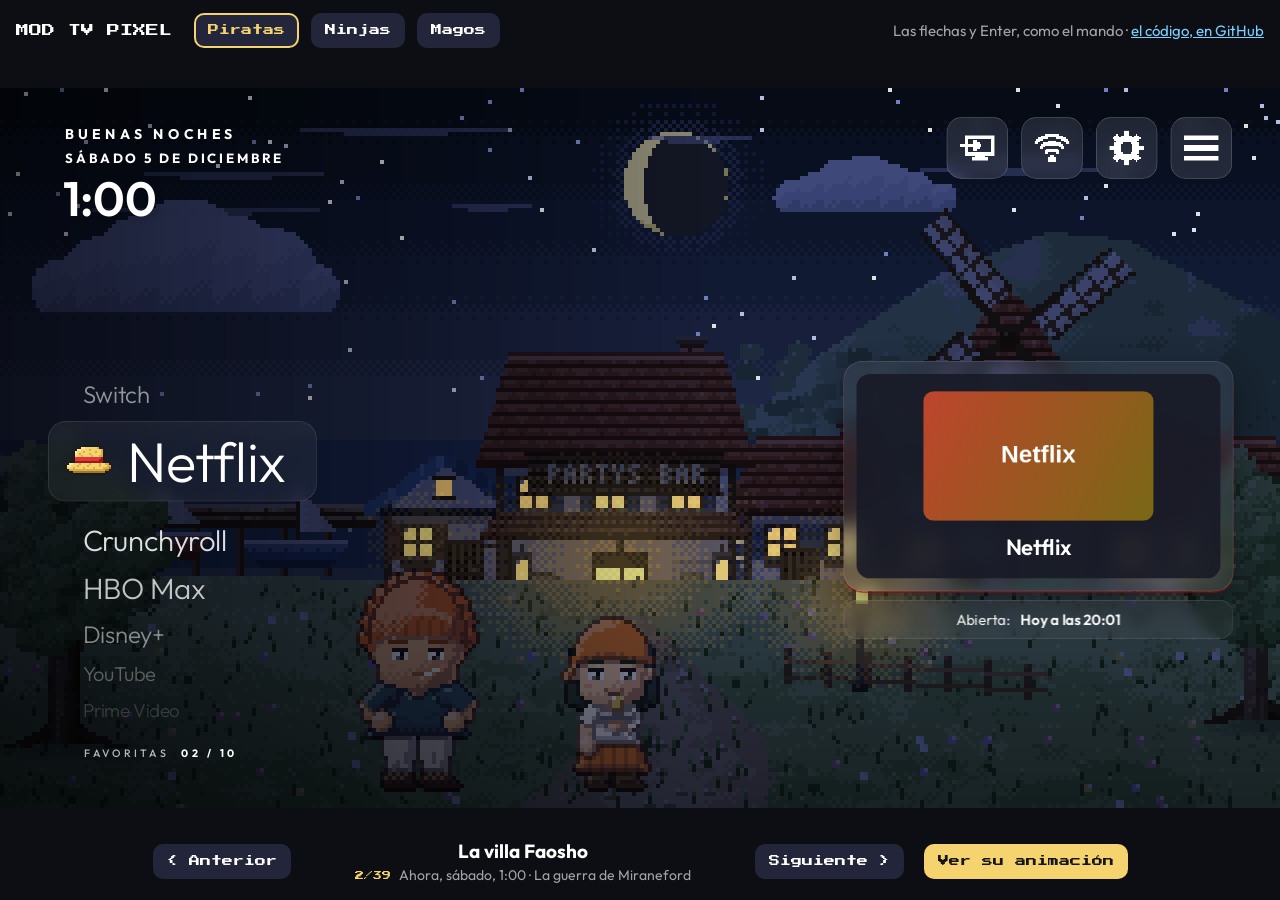
<file: index.html>
<!doctype html>
<html lang="es">
<head>
<meta charset="utf-8">
<meta name="viewport" content="width=device-width, initial-scale=1">
<title>Mod TV Pixel</title>
<meta name="description" content="Una pantalla de inicio en pixel art para Android TV, en el navegador: tres sagas que cambian con la hora y el día.">
<style>
  @font-face { font-family: "Press Start 2P"; src: url("web/fuentes/press-start-2p.ttf"); }
  @font-face { font-family: "Outfit"; src: url("web/fuentes/outfit.ttf"); font-weight: 100 900; }
  :root { color-scheme: dark; }
  html, body { margin: 0; height: 100%; background: #0d0e14; color: #fff; font-family: "Outfit", sans-serif; overflow: hidden; }
  body { display: flex; flex-direction: column; }
  header, footer { flex: none; display: flex; align-items: center; gap: 12px; padding: 0 16px; box-sizing: border-box; }
  header { height: 60px; }
  footer { justify-content: center; padding: 12px 16px 16px; }
  header b { font: 13px "Press Start 2P", monospace; margin-right: 10px; white-space: nowrap; }
  button { font: 11px "Press Start 2P", monospace; color: #fff; background: #23263a; border: 2px solid transparent; border-radius: 10px;
    padding: 10px 12px; cursor: pointer; white-space: nowrap; }
  button.si { border-color: #f5d36f; color: #f5d36f; }
  button:focus-visible { outline: 2px solid #fff; outline-offset: 2px; }
  header span { margin-left: auto; font-size: 15px; color: rgba(255, 255, 255, 0.62); white-space: nowrap; overflow: hidden; text-overflow: ellipsis; }
  header a { color: #7ad0ff; }
  #marco { position: relative; flex: 1; min-height: 0; }
  #tele { position: absolute; width: 1920px; height: 1080px; border: 0; transform-origin: 0 0; }
  #sitio { width: 440px; min-width: 0; text-align: center; }
  #sitio b { display: block; font-size: 19px; font-weight: 700; white-space: nowrap; overflow: hidden; text-overflow: ellipsis; }
  #cuando { display: block; margin-top: 3px; font-size: 14px; color: rgba(255, 255, 255, 0.62); white-space: nowrap; overflow: hidden; text-overflow: ellipsis; }
  #cuando i { font: normal 9px "Press Start 2P", monospace; color: #f5d36f; margin-right: 8px; }
  #animar { margin-left: 8px; background: #f5d36f; color: #151515; }
  #animar:disabled { background: #23263a; color: rgba(255, 255, 255, 0.35); cursor: default; }
  @media (max-width: 720px) {
    header span, header b, .largo, .cap { display: none; }
    #marco { flex: none; aspect-ratio: 16 / 9; }
    footer { flex-wrap: wrap; gap: 8px; padding: 10px 12px 12px; }
    #sitio { flex: 1; width: auto; }
    #animar { margin-left: 0; flex-basis: 100%; }
  }
</style>
</head>
<body>
<header>
  <b>MOD TV PIXEL</b>
  <button data-saga="piratas">Piratas</button><button data-saga="ninjas">Ninjas</button><button data-saga="magos">Magos</button>
  <span>Las flechas y Enter, como el mando · <a href="https://github.com/davidmcaru/mod-tv-pixel">el código, en GitHub</a></span>
</header>
<div id="marco"><iframe id="tele" title="La pantalla de inicio de la tele"></iframe></div>
<footer>
  <button id="antes" aria-label="El escenario anterior">&lt;<span class="largo"> Anterior</span></button>
  <div id="sitio" aria-live="polite"><b id="titulo"></b><span id="cuando"></span></div>
  <button id="despues" aria-label="El escenario siguiente"><span class="largo">Siguiente </span>&gt;</button>
  <button id="animar" disabled>Ver su animación</button>
</footer>
<script src="web/universos/horario-universos.js"></script>
<script>
  // La pantalla es la de la tele, a 1920 × 1080: aquí se encaja en la ventana. ?saga=ninjas&dia=3&h=21 enseña otra saga,
  // otro día (0 es el domingo) y otra hora. Abajo se recorren los escenarios de cada saga en el orden de su historia, que
  // empieza el lunes a las 2:00, cada uno a la hora en que sale por primera vez; «Ver su animación» la saca enseguida.
  const $ = (id) => document.getElementById(id);
  const marco = $("marco"), tele = $("tele"), q = new URLSearchParams(location.search), H = window.HorarioU || null;
  const DIAS = ["domingo", "lunes", "martes", "miércoles", "jueves", "viernes", "sábado"];
  const entero = (k, max) => { const v = Number(q.get(k)); return q.get(k) !== null && q.get(k) !== "" && Number.isInteger(v) && v >= 0 && v <= max ? v : null; };
  let saga = ["piratas", "ninjas", "magos"].includes(q.get("saga")) ? q.get("saga") : "piratas";
  let dia = entero("dia", 6), hora = entero("h", 23); // null: los de ahora
  const graficos = q.has("graficos") ? `graficos=${encodeURIComponent(q.get("graficos"))}` : "";

  function encaja() {
    const k = Math.min(marco.clientWidth / 1920, marco.clientHeight / 1080);
    tele.style.transform = `scale(${k})`;
    tele.style.left = (marco.clientWidth - 1920 * k) / 2 + "px";
    tele.style.top = (marco.clientHeight - 1080 * k) / 2 + "px";
  }
  const cuando = () => { const f = new Date(); return { d: dia ?? f.getDay(), h: hora ?? f.getHours() }; };
  const vistos = {};
  function recorrido() { // los escenarios de la saga, en el orden en que salen desde el lunes a las 2:00
    if (vistos[saga]) return vistos[saga];
    const semana = H[saga].semana, ya = new Set(), r = [];
    for (let i = 0; i < 168; i++) {
      const t = (26 + i) % 168, d = Math.floor(t / 24), h = t % 24, x = semana[d][h];
      if (x && !ya.has(x.s)) { ya.add(x.s); r.push({ s: x.s, d, h }); }
    }
    return (vistos[saga] = r);
  }
  const aqui = () => { const { d, h } = cuando(), x = H[saga].semana[d][h]; return { d, h, s: x ? x.s : null }; };

  function etiqueta() {
    const { d, h, s } = aqui(), u = H[saga], lista = recorrido(), i = lista.findIndex((e) => e.s === s);
    const sitio = u.sitios.find((e) => e.s === s), cap = u.capitulos[h < 2 ? (d + 6) % 7 : d];
    $("titulo").textContent = sitio ? sitio.titulo : "";
    const n = document.createElement("i"), dc = document.createElement("span");
    n.textContent = i >= 0 ? `${i + 1}/${lista.length}` : "";
    dc.className = "cap";
    dc.textContent = cap ? ` · ${cap}` : "";
    const ya = dia === null && hora === null, min = ya ? String(new Date().getMinutes()).padStart(2, "0") : "00";
    $("cuando").replaceChildren(n, `${ya ? "Ahora, " : ""}${DIAS[d]}, ${h}:${min}`, dc);
  }

  let vuelta = 0;
  function cargar(animacion) {
    const { d, h } = cuando();
    const p = [(dia !== null || animacion) && `dia=${d}`, (hora !== null || animacion) && `h=${h}`, graficos, animacion && "animacion"];
    tele.src = `web/${saga}.html` + (p.some(Boolean) ? "?" + p.filter(Boolean).join("&") : "");
    document.querySelectorAll("header button").forEach((b) => b.classList.toggle("si", b.dataset.saga === saga));
    history.replaceState(null, "", "?" + [`saga=${saga}`, dia !== null && `dia=${dia}`, hora !== null && `h=${hora}`, graficos].filter(Boolean).join("&"));
    vuelta++;
    $("animar").disabled = true;
    if (H) etiqueta();
  }
  function paso(k) {
    const lista = recorrido(), i = Math.max(0, lista.findIndex((e) => e.s === aqui().s)), e = lista[(i + k + lista.length) % lista.length];
    dia = e.d; hora = e.h;
    cargar(false);
  }
  // «Ver su animación», solo si la escena de esta hora tiene alguna: lo dice la propia pantalla al montarla
  function mirar() {
    const yo = vuelta, t0 = Date.now();
    (function otra() {
      if (yo !== vuelta) return;
      let hay = null;
      try { const m = tele.contentWindow.Momentos; hay = m && m.ahora ? m.ahora.length > 0 : null; } catch (e) { hay = true; }
      if (hay === null && Date.now() - t0 < 5000) return setTimeout(otra, 250);
      $("animar").disabled = !hay;
      $("animar").title = hay ? "" : "Este escenario no tiene animación a esta hora";
    })();
  }

  document.querySelectorAll("header button").forEach((b) => b.addEventListener("click", () => { saga = b.dataset.saga; cargar(false); }));
  $("antes").addEventListener("click", () => paso(-1));
  $("despues").addEventListener("click", () => paso(1));
  $("animar").addEventListener("click", () => cargar(true));
  tele.addEventListener("load", () => { try { tele.contentWindow.focus(); } catch (e) {} mirar(); });
  addEventListener("resize", encaja);
  if (!H) document.querySelector("footer").hidden = true;
  // con la hora de ahora, la etiqueta cambia cuando cambia la hora, como la pantalla
  setInterval(() => { if (H && dia === null && hora === null) { etiqueta(); mirar(); } }, 30000);
  encaja();
  cargar(false);
</script>
</body>
</html>
</file>
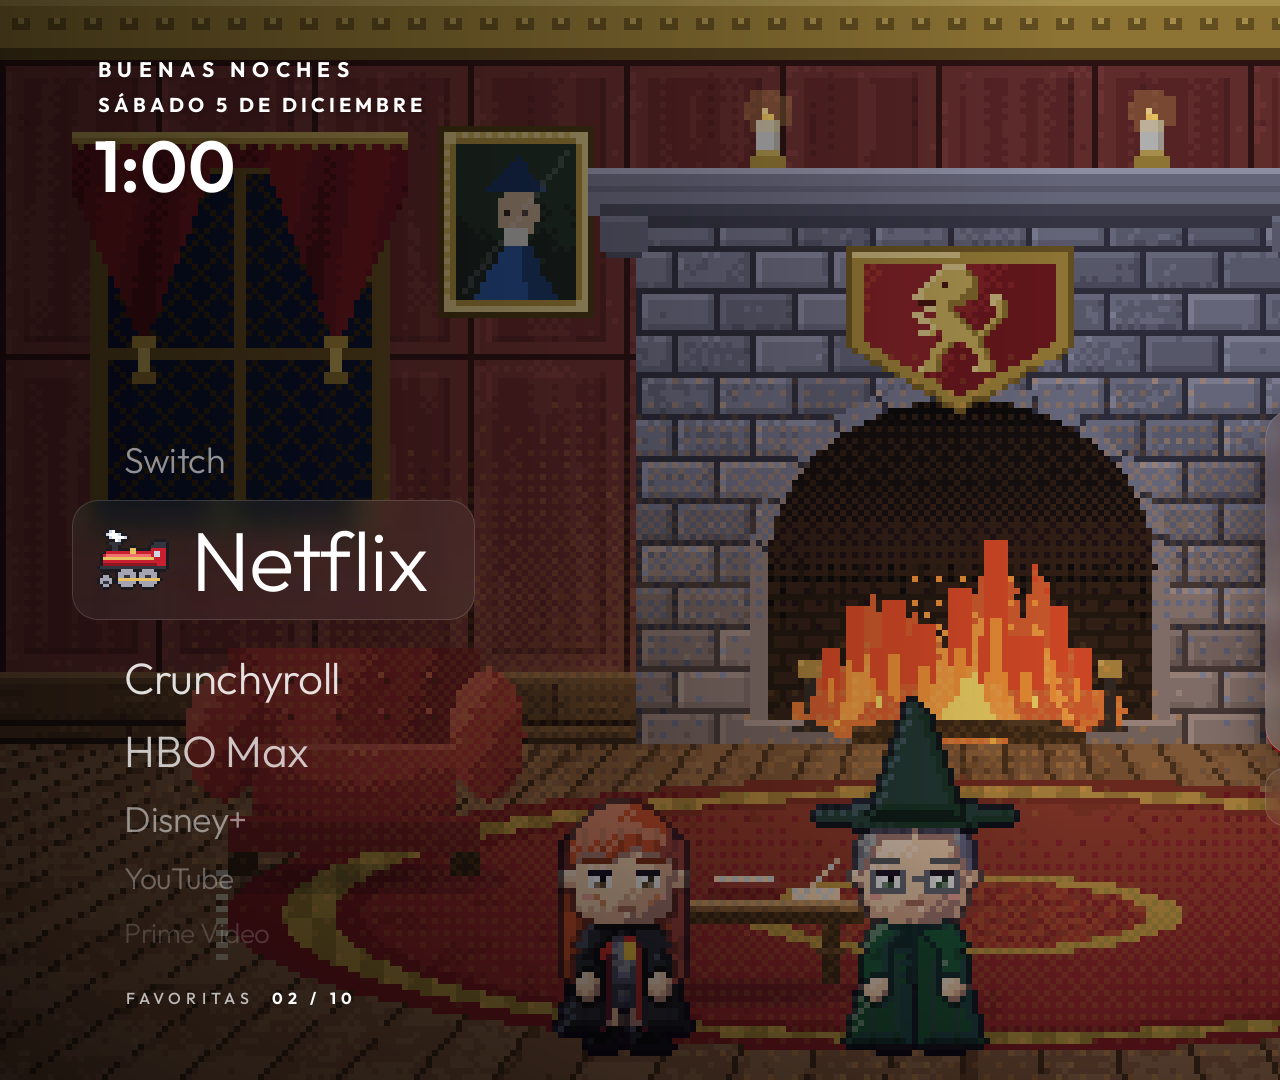
<file: web/magos.html>
<!doctype html>
<html lang="es">
<head>
<meta charset="utf-8">
<meta name="viewport" content="width=1920, user-scalable=no">
<title>Mod TV Pixel · Magos</title>
<link rel="stylesheet" href="fuentes/fuentes.css">
<link rel="stylesheet" href="motor/foco.css">
<link rel="stylesheet" href="motor/atajos.css">
<link rel="stylesheet" href="inicio.css">
<link rel="stylesheet" href="pantalla.css">
<script src="motor/pixel.js"></script>
<script src="motor/foco.js"></script>
<script src="motor/horas.js"></script>
<script src="motor/vivo.js"></script>
<script src="motor/objetos.js"></script>
<script src="universos/iconos-apps.js"></script>
<script src="motor/atajos.js"></script>
<script src="universos/kit-escenas.js"></script>
<script src="universos/luz.js"></script>
<script src="universos/piezas-detalle.js"></script>
<script src="universos/sitios-magos.js"></script>
<script src="universos/escenas-magos.js"></script>
<script src="universos/detalles-sitios.js"></script>
<script src="universos/personajes-magos.js"></script>
<script src="universos/horario-universos.js"></script>
<script src="universos/universos.js"></script>
<script src="universos/momentos-sagas.js"></script>
<script src="universos/momentos-magos.js"></script>
<script src="tele.js"></script>
<script>
  window.Mundo = Universo.mundo("magos");
</script>
</head>
<body>
<script src="pantalla.js"></script>
</body>
</html>
</file>
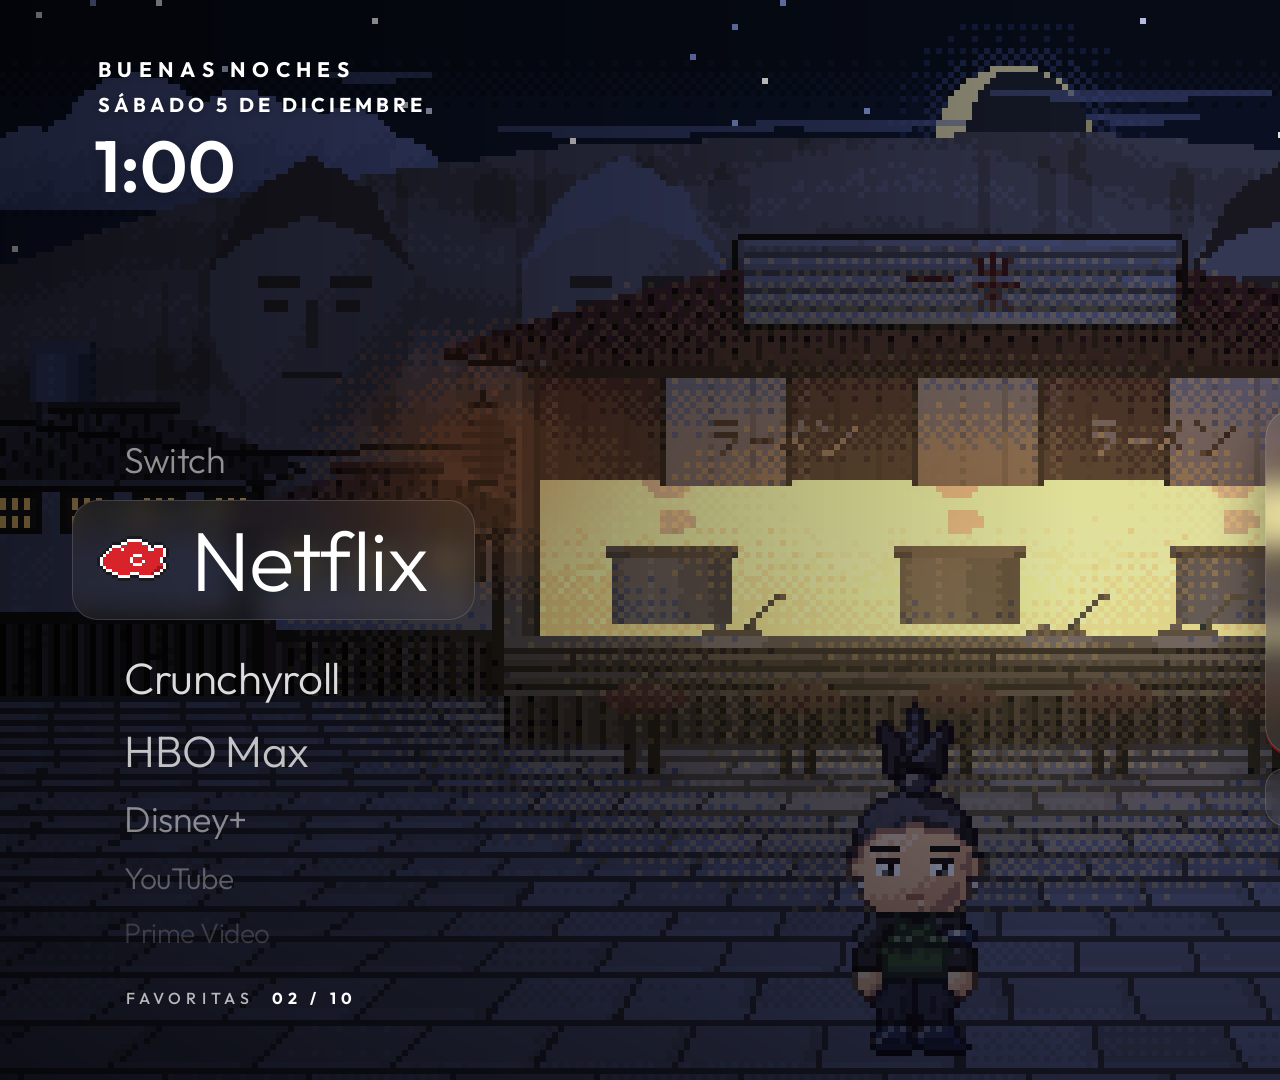
<file: web/ninjas.html>
<!doctype html>
<html lang="es">
<head>
<meta charset="utf-8">
<meta name="viewport" content="width=1920, user-scalable=no">
<title>Mod TV Pixel · Ninjas</title>
<link rel="stylesheet" href="fuentes/fuentes.css">
<link rel="stylesheet" href="motor/foco.css">
<link rel="stylesheet" href="motor/atajos.css">
<link rel="stylesheet" href="inicio.css">
<link rel="stylesheet" href="pantalla.css">
<script src="motor/pixel.js"></script>
<script src="motor/foco.js"></script>
<script src="motor/horas.js"></script>
<script src="motor/vivo.js"></script>
<script src="motor/objetos.js"></script>
<script src="universos/iconos-apps.js"></script>
<script src="motor/atajos.js"></script>
<script src="universos/kit-escenas.js"></script>
<script src="universos/luz.js"></script>
<script src="universos/piezas-detalle.js"></script>
<script src="universos/sitios-ninjas.js"></script>
<script src="universos/escenas-ninjas.js"></script>
<script src="universos/detalles-sitios.js"></script>
<script src="universos/personajes-ninjas.js"></script>
<script src="universos/horario-universos.js"></script>
<script src="universos/universos.js"></script>
<script src="universos/momentos-sagas.js"></script>
<script src="universos/momentos-ninjas.js"></script>
<script src="tele.js"></script>
<script>
  window.Mundo = Universo.mundo("ninjas");
</script>
</head>
<body>
<script src="pantalla.js"></script>
</body>
</html>
</file>
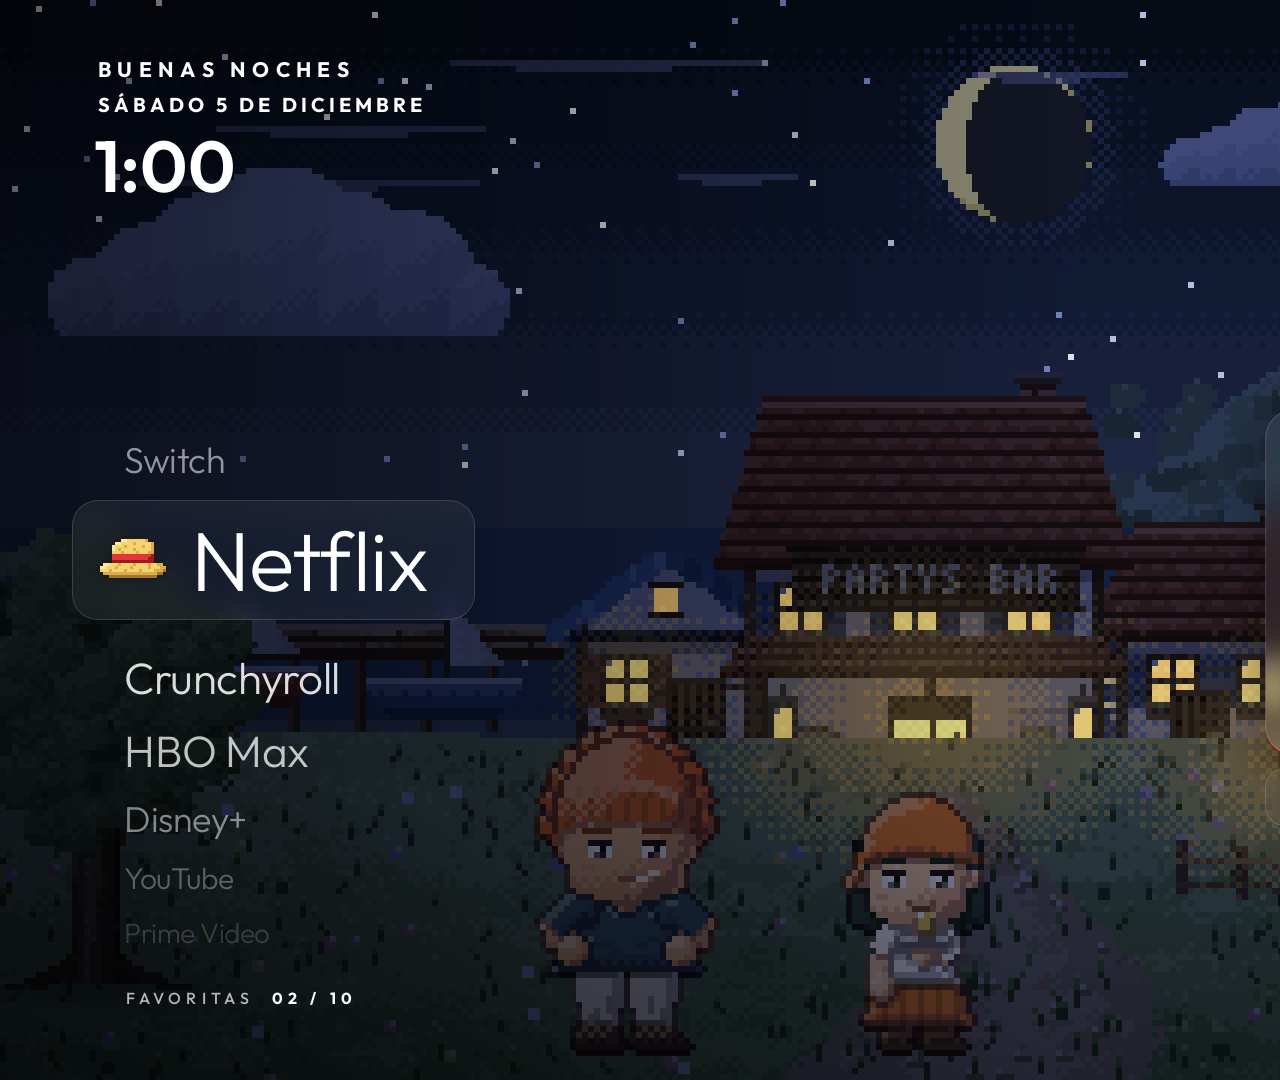
<file: web/piratas.html>
<!doctype html>
<html lang="es">
<head>
<meta charset="utf-8">
<meta name="viewport" content="width=1920, user-scalable=no">
<title>Mod TV Pixel · Piratas</title>
<link rel="stylesheet" href="fuentes/fuentes.css">
<link rel="stylesheet" href="motor/foco.css">
<link rel="stylesheet" href="motor/atajos.css">
<link rel="stylesheet" href="inicio.css">
<link rel="stylesheet" href="pantalla.css">
<script src="motor/pixel.js"></script>
<script src="motor/foco.js"></script>
<script src="motor/horas.js"></script>
<script src="motor/vivo.js"></script>
<script src="motor/objetos.js"></script>
<script src="universos/iconos-apps.js"></script>
<script src="motor/atajos.js"></script>
<script src="universos/kit-escenas.js"></script>
<script src="universos/luz.js"></script>
<script src="universos/piezas-detalle.js"></script>
<script src="universos/sitios-piratas.js"></script>
<script src="universos/escenas-piratas.js"></script>
<script src="universos/detalles-sitios.js"></script>
<script src="universos/personajes-piratas.js"></script>
<script src="universos/horario-universos.js"></script>
<script src="universos/universos.js"></script>
<script src="universos/momentos-sagas.js"></script>
<script src="universos/momentos-piratas.js"></script>
<script src="tele.js"></script>
<script>
  window.Mundo = Universo.mundo("piratas");
</script>
</head>
<body>
<script src="pantalla.js"></script>
</body>
</html>
</file>
<file: web/fuentes/fuentes.css>
/* fuentes.css — las letras, todas con licencia SIL Open Font License 1.1 (sus textos, en esta carpeta). */
@font-face { font-family: "Press Start 2P"; src: url("press-start-2p.ttf"); font-display: block; }
</file>
<file: web/motor/foco.css>
/* foco.css — la rueda de apps, su tarjeta y los botones de arriba. */
@font-face { font-family: "Outfit"; src: url("../fuentes/outfit.ttf"); font-weight: 100 900; }
:root { --acento: #e50914; }
html, body { margin: 0; }
body { width: 1920px; height: 1080px; overflow: hidden; position: relative; background: #000; color: #fff; font-family: "Outfit", sans-serif; }
.capa { position: absolute; inset: 0; }
.capa canvas { width: 1920px; height: 1080px; image-rendering: pixelated; display: block; }
.velo { background: linear-gradient(90deg, rgba(0, 0, 0, 0.62) 0%, rgba(0, 0, 0, 0.3) 34%, rgba(0, 0, 0, 0) 56%), linear-gradient(0deg, rgba(0, 0, 0, 0.55) 0%, rgba(0, 0, 0, 0) 32%); }

.saludo { position: absolute; left: 98px; top: 56px; font-size: 21px; font-weight: 500; letter-spacing: 0.3em; text-transform: uppercase; color: rgba(255, 255, 255, 0.82); }
.hora { position: absolute; left: 94px; top: 88px; font-size: 72px; font-weight: 300; }
.fecha { position: absolute; left: 98px; top: 178px; font-size: 20px; font-weight: 500; letter-spacing: 0.2em; text-transform: uppercase; color: rgba(255, 255, 255, 0.78); }
.botones { position: absolute; right: 96px; top: 62px; display: flex; gap: 14px; }
.boton { height: 58px; box-sizing: border-box; padding: 0 26px 0 22px; border-radius: 29px; display: flex; align-items: center; gap: 14px; font-size: 21px; font-weight: 500;
  background: rgba(255, 255, 255, 0.08); border: 1.5px solid rgba(255, 255, 255, 0.22); backdrop-filter: blur(12px); }
.boton.redondo { width: 58px; padding: 0; justify-content: center; }
.boton svg { width: 26px; height: 26px; }

.lista { position: absolute; left: 72px; top: 500px; width: 800px; }
.elegida { height: 120px; box-sizing: border-box; border-radius: 26px; border: 1.5px solid rgba(255, 255, 255, 0.14); background: rgba(255, 255, 255, 0.05);
  backdrop-filter: blur(10px); display: flex; align-items: center; padding-left: 21px; gap: 26px; }
.elegida i { width: 7px; height: 60px; border-radius: 4px; background: var(--acento); }
.elegida span { font-size: 84px; font-weight: 300; letter-spacing: -1px; }
.otra { margin-left: 52px; font-weight: 300; letter-spacing: -0.5px; }
.pie { position: absolute; left: 126px; top: 988px; font-size: 16px; font-weight: 500; letter-spacing: 0.32em; color: rgba(255, 255, 255, 0.7); }
.pie b { color: #fff; margin-left: 18px; }

.losa { position: absolute; left: 1038px; top: 275px; width: 812px; height: 480px; box-sizing: border-box; border-radius: 40px;
  background: rgba(255, 255, 255, 0.06); border: 1.5px solid rgba(255, 255, 255, 0.2); backdrop-filter: blur(16px);
  box-shadow: 0 30px 80px rgba(0, 0, 0, 0.45), 0 3px 0 color-mix(in srgb, var(--acento) 70%, transparent); transform-origin: right bottom; }
.tarjeta { position: absolute; left: 26px; top: 26px; right: 26px; bottom: 26px; border-radius: 28px; background: #fff; display: grid; place-items: center; }
.tarjeta span { font-family: "Outfit", sans-serif; font-size: 120px; font-weight: 700; color: #1b1b1f; line-height: 1; }
.debajo { position: absolute; left: 1064px; top: 768px; transform-origin: right top; }
.etiqueta { display: flex; align-items: center; gap: 16px; font-size: 22px; color: rgba(255, 255, 255, 0.78); }
.etiqueta em { font-style: normal; font-size: 14px; font-weight: 600; letter-spacing: 0.24em; border: 1.5px solid rgba(255, 255, 255, 0.4); border-radius: 6px; padding: 4px 10px; color: #fff; }
.etiqueta b { color: #fff; font-weight: 600; }
.acciones { display: flex; gap: 14px; margin-top: 26px; }
.acciones span { height: 60px; box-sizing: border-box; padding: 0 26px; border-radius: 30px; display: flex; align-items: center; font-size: 22px; font-weight: 500;
  background: rgba(255, 255, 255, 0.08); border: 1.5px solid rgba(255, 255, 255, 0.22); backdrop-filter: blur(10px); }
.marca { position: absolute; right: 56px; bottom: -36px; font-size: 230px; font-weight: 300; color: rgba(255, 255, 255, 0.07); letter-spacing: -4px; line-height: 1; }
.marca.pixel { font-family: "Press Start 2P", monospace; font-size: 150px; letter-spacing: 0; bottom: 30px; color: rgba(255, 255, 255, 0.09); }
.tarjeta.clara { background: rgba(255, 255, 255, 0.7); backdrop-filter: blur(6px); }

body.negrita .saludo, body.negrita .fecha { font-weight: 700; color: #fff; text-shadow: 0 2px 10px rgba(0, 0, 0, 0.35); }
body.negrita .hora { font-weight: 600; text-shadow: 0 3px 16px rgba(0, 0, 0, 0.3); }
body.esmerilado .debajo { padding: 18px 22px 20px; margin-left: -22px; border-radius: 30px; background: rgba(14, 16, 30, 0.32);
  border: 1.5px solid rgba(255, 255, 255, 0.16); backdrop-filter: blur(14px); }
body.esmerilado .etiqueta { color: rgba(255, 255, 255, 0.92); }
body.bolas .elegida { gap: 22px; padding-left: 24px; }
.elegida canvas.bola { flex: none; }

.antes { position: absolute; left: 124px; bottom: 598px; display: flex; flex-direction: column; align-items: flex-start; gap: 12px; }
.antes .otra { margin-left: 0; }
.boton.foco { background: rgba(255, 255, 255, 0.2); border-color: #fff; box-shadow: 0 0 0 2px #fff, 0 0 26px rgba(255, 255, 255, 0.35); }
.elegida.sin-foco { background: rgba(255, 255, 255, 0.02); border-color: rgba(255, 255, 255, 0.07); }

.tarjeta.mas { background: rgba(24, 26, 38, 0.9); display: flex; align-items: center; justify-content: center; gap: 44px; }
.tarjeta.mas span { font-family: "Outfit", sans-serif; font-size: 104px; font-weight: 600; color: #fff; transform: none; letter-spacing: -0.02em; }

body.fecha-arriba .fecha { top: 92px; }
body.fecha-arriba .hora { top: 120px; }
body.ajustada .elegida { display: inline-flex; padding-right: 46px; }
body.etiqueta-sola .debajo { left: 1265px !important; width: 585px; margin-left: 0; padding: 0; background: none; border: 0; backdrop-filter: none; box-sizing: border-box; }
body.etiqueta-sola .etiqueta { justify-content: center; padding: 14px 18px; border-radius: 20px; background: rgba(14, 16, 30, 0.34);
  border: 1.5px solid rgba(255, 255, 255, 0.16); backdrop-filter: blur(14px); color: rgba(255, 255, 255, 0.92); }
body.etiqueta-sola .acciones { justify-content: center; }
.losa.foco { box-shadow: 0 0 0 6px #fff, 0 30px 80px rgba(0, 0, 0, 0.45); }

body.pixel .botones { top: 44px; right: 72px; gap: 20px; }
body.pixel .boton { width: 92px; height: 92px; padding: 0; justify-content: center; border-radius: 22px; background: rgba(255, 255, 255, 0.1); border-color: rgba(255, 255, 255, 0.24); }
body.pixel .boton.apagado canvas.obj { opacity: 0.45; }
body.pixel .boton canvas.obj, body.pixel .acciones canvas.obj { display: block; flex: none; }
body.pixel .debajo .acciones { gap: 22px; margin-top: 22px; }
body.pixel .acciones span { height: 66px; padding: 0 24px 0 16px; gap: 12px; border-radius: 18px; font-size: 20px; font-weight: 600;
  background: rgba(255, 255, 255, 0.1); border: 1.5px solid rgba(255, 255, 255, 0.24); backdrop-filter: blur(10px); }
body.pixel .acciones span canvas.en-foco, body.pixel .acciones span.foco canvas.en-foco + canvas { display: none; }
body.pixel .acciones span.foco canvas.en-foco { display: block; }
body.pixel.etiqueta-sola .etiqueta { background: rgba(255, 255, 255, 0.05); border-color: rgba(255, 255, 255, 0.14); backdrop-filter: blur(10px); }
.tarjeta.app { background: rgba(24, 26, 38, 0.9); display: flex; flex-direction: column; align-items: center; justify-content: center; gap: 26px; }
.tarjeta.app img { width: 480px; height: 270px; border-radius: 22px; object-fit: cover; display: block; }
.tarjeta.app span { font: 600 46px "Outfit", sans-serif; color: #fff; transform: none; letter-spacing: 0; }
</file>
<file: web/motor/atajos.css>
/* atajos.css — los atajos de la rueda y su aviso. */
.luces { display: inline-flex; gap: 8px; align-items: center; }
.luces i { width: 13px; height: 13px; border-radius: 50%; background: var(--c); opacity: 0.25; }
.luces i.si { opacity: 1; box-shadow: 0 0 10px 2px color-mix(in srgb, var(--c) 70%, transparent); }
canvas.exclama { position: absolute; z-index: 40; pointer-events: none; }
.etiqueta-foco { position: absolute; z-index: 40; transform: translateX(-50%); white-space: nowrap; font: 600 21px "Outfit", sans-serif; color: #fff;
  background: rgba(10, 10, 14, 0.8); border: 1.5px solid rgba(255, 255, 255, 0.18); border-radius: 14px; padding: 9px 18px; }
.etiqueta-foco.derecha { transform: translateY(-50%); }
.etiqueta-foco small { font-size: 19px; font-weight: 500; color: rgba(255, 255, 255, 0.7); margin-left: 10px; }

.entra { animation: entra 0.45s cubic-bezier(.2, .8, .2, 1) both; }
@keyframes entra { from { opacity: 0; transform: scale(0.7); } }
canvas.exclama.sale { animation: sale 2.4s steps(1, end) both; }
@keyframes sale { 0% { opacity: 0; } 15% { opacity: 1; transform: translateY(-6px); } 22% { transform: none; } 85% { opacity: 1; } 100% { opacity: 0; } }

.tarjeta.switch, .tarjeta.usb { display: flex; align-items: center; justify-content: center; overflow: hidden; }
.tarjeta.switch { background: rgba(30, 30, 36, 0.9); }
.tarjeta.switch .joy { position: absolute; top: 0; bottom: 0; width: 64px; }
.tarjeta.switch .joy.izq { left: 0; background: #ff4554; }
.tarjeta.switch .joy.der { right: 0; background: #00c3e3; }
.tarjeta.usb { background: linear-gradient(135deg, rgba(38, 52, 120, 0.9), rgba(150, 58, 118, 0.88)); }
.atajo-cuerpo { display: flex; align-items: center; gap: 44px; }
.atajo-cuerpo span { font-family: "Outfit", sans-serif; font-size: 112px; font-weight: 600; color: #fff; line-height: 1; letter-spacing: -0.02em; transform: none; display: flex; flex-direction: column; }
.atajo-cuerpo small { font-size: 34px; font-weight: 500; color: rgba(255, 255, 255, 0.72); margin-top: 16px; letter-spacing: 0.02em; }
</file>
<file: web/inicio.css>
/* inicio.css — los menús de cristal, el panel de opciones y la lista de todas las apps. */
html, body { margin: 0; cursor: none; }
html { background: #000; }

html::after { content: ""; position: fixed; inset: 0; z-index: 90; background: #000; pointer-events: none; transition: opacity 0.6s ease; }
html.visible::after { opacity: 0; visibility: hidden; transition: opacity 0.6s ease, visibility 0s linear 0.6s; }
html.saliendo::after { transition-duration: 0.25s; }
html.apagada::after { transition: none; }

.aviso { position: absolute; left: 50%; bottom: 60px; transform: translateX(-50%); z-index: 60; font: 600 24px "Outfit", sans-serif; color: #fff;
  background: rgba(12, 12, 18, 0.88); border: 1.5px solid rgba(255, 255, 255, 0.2); border-radius: 18px; padding: 14px 26px; transition: opacity 0.4s; }
.aviso.fuera { opacity: 0; }

.menu-cristal { position: absolute; z-index: 58; box-sizing: border-box; padding: 14px; border-radius: 26px; font-family: "Outfit", sans-serif; color: #fff;
  background: rgba(22, 24, 38, 0.5); border: 1.5px solid rgba(255, 255, 255, 0.22); backdrop-filter: blur(20px); box-shadow: 0 24px 60px rgba(0, 0, 0, 0.45); }
.menu-cristal.menu-app { background: rgba(22, 24, 38, 0.66); border-color: rgba(255, 255, 255, 0.22); backdrop-filter: blur(10px); box-shadow: none; }
.menu-cristal.alineado { display: flex; flex-direction: column; justify-content: center; padding: 8px 12px; }
.menu-cristal.alineado .mc-titulo { padding: 2px 12px 6px; }
.menu-cristal.alineado .mc-item { min-height: 52px; }
.menu-cristal .mc-titulo { display: block; font: 13px "Press Start 2P", monospace; color: rgba(255, 255, 255, 0.72); padding: 10px 14px 14px; }
.menu-cristal .mc-item { display: flex; align-items: center; gap: 16px; min-height: 64px; padding: 0 26px 0 14px; border-radius: 16px; font-size: 24px; font-weight: 500; white-space: nowrap; }
.menu-cristal .mc-item span { flex: 1; display: flex; flex-direction: column; line-height: 1.15; }
.menu-cristal .mc-item small { font-size: 17px; color: rgba(255, 255, 255, 0.62); }
.menu-cristal .mc-ico { width: 52px; display: flex; justify-content: center; flex: none; }
.menu-cristal .mc-ico canvas { display: block; }
.menu-cristal .mc-item canvas.en-foco, .menu-cristal .mc-item.foco canvas.en-foco + canvas { display: none; }
.menu-cristal .mc-item.foco canvas.en-foco { display: block; }
.menu-cristal .mc-item.foco { background: #fff; color: #111; }
.menu-cristal .mc-item.foco small { color: rgba(0, 0, 0, 0.55); }
.menu-cristal .mc-item.apagado { opacity: 0.36; }
.menu-cristal.caja-opciones { display: grid; grid-template-columns: repeat(3, 1fr); }
.caja-opciones .co-casilla { position: relative; aspect-ratio: 1; display: grid; place-items: center; box-sizing: border-box; border-radius: 22px; background: rgba(255, 255, 255, 0.1); border: 2px solid rgba(255, 255, 255, 0.16); }
.caja-opciones .co-casilla canvas { display: block; }
.caja-opciones .co-casilla.foco, .caja-opciones .co-op.foco { background: rgba(255, 255, 255, 0.2); border-color: #fff; box-shadow: 0 0 0 2px #fff, 0 0 26px rgba(255, 255, 255, 0.35); }
.caja-opciones .co-casilla.ahora::after, .caja-opciones .co-op.ahora::after { content: ""; position: absolute; right: 10px; top: 10px; width: 12px; height: 12px; border-radius: 50%; background: #36d17a; box-shadow: 0 0 10px #36d17a; }
.caja-opciones .co-titulo { grid-column: 1 / -1; font: 13px "Press Start 2P", monospace; color: rgba(255, 255, 255, 0.72); padding: 8px 4px 0; }
.caja-opciones .co-graficos { grid-column: 1 / -1; display: grid; grid-template-columns: 1fr 1fr; gap: inherit; }
.caja-opciones .co-op { position: relative; height: 76px; display: grid; place-items: center; box-sizing: border-box; border-radius: 22px; background: rgba(255, 255, 255, 0.1);
  border: 2px solid rgba(255, 255, 255, 0.16); font-size: 26px; font-weight: 600; }

.todas { position: absolute; inset: 0; z-index: 56; display: grid; place-items: center; background: rgba(4, 6, 12, 0.35); font-family: "Outfit", sans-serif; color: #fff; }
.todas .ta-panel { width: 1700px; height: 900px; box-sizing: border-box; padding: 34px 44px 24px; border-radius: 40px; display: flex; flex-direction: column;
  background: rgba(22, 24, 38, 0.45); border: 1.5px solid rgba(255, 255, 255, 0.2); backdrop-filter: blur(24px); box-shadow: 0 30px 80px rgba(0, 0, 0, 0.5); }
html.cristal-quieto .boton, html.cristal-quieto .elegida, html.cristal-quieto .losa, html.cristal-quieto .etiqueta {
  backdrop-filter: none; background-image: linear-gradient(var(--tinte), var(--tinte)), var(--copia);
  background-size: 100% 100%, var(--cw, 1920px) var(--ch, 1080px); background-position: 0 0, var(--cx, 0) var(--cy, 0);
  background-origin: border-box; background-clip: border-box; background-repeat: no-repeat; }
html.cristal-quieto .tarjeta.clara { backdrop-filter: none; }
html.cristal-quieto .boton { --tinte: rgba(255, 255, 255, 0.1); }
html.cristal-quieto .elegida { --tinte: rgba(255, 255, 255, 0.05); }
html.cristal-quieto .elegida.sin-foco { --tinte: rgba(255, 255, 255, 0.02); }
html.cristal-quieto .losa { --tinte: rgba(255, 255, 255, 0.06); }
html.cristal-quieto .etiqueta { --tinte: rgba(255, 255, 255, 0.05); }
.todas .ta-panel.ta-copia { position: relative; overflow: hidden; isolation: isolate; background: none; backdrop-filter: none; }
.todas .ta-panel .ta-fondo { position: absolute; z-index: -1; width: 1920px; height: 1080px; pointer-events: none; }
.todas .ta-cab { display: flex; align-items: center; justify-content: space-between; margin: -4px 0 18px 4px; }
.todas .ta-titulo { font: 15px "Press Start 2P", monospace; color: rgba(255, 255, 255, 0.78); }
.todas .ta-titulo span { color: #ffd23f; margin-left: 14px; }
.todas .ta-ventana { flex: 1; overflow: hidden; padding: 16px; margin: -16px; }
.todas .ta-rejilla { display: grid; grid-template-columns: repeat(5, 1fr); gap: 32px 30px; transition: transform 0.22s ease; }
.todas .ta-app { position: relative; display: flex; flex-direction: column; align-items: center; gap: 12px; min-width: 0; }
.todas .ta-cartel { width: 100%; aspect-ratio: 16 / 9; border-radius: 18px; overflow: hidden; background: rgba(255, 255, 255, 0.08); display: block; transition: transform 0.15s ease, box-shadow 0.15s ease; }
.todas .ta-cartel img { width: 100%; height: 100%; object-fit: cover; display: block; }
.todas .ta-cartel .ta-sw { display: block; width: 100%; height: 100%; background: linear-gradient(90deg, #ff4554 0 22px, #26262c 22px calc(100% - 22px), #00c3e3 calc(100% - 22px)); }
.todas .ta-nom { font-size: 21px; font-weight: 500; color: rgba(255, 255, 255, 0.85); max-width: 100%; white-space: nowrap; overflow: hidden; text-overflow: ellipsis; }
.todas .ta-fav { position: absolute; right: 12px; top: 12px; display: none; filter: drop-shadow(0 2px 3px rgba(0, 0, 0, 0.5)); }
.todas .ta-app.favorita .ta-fav { display: block; }
.todas .ta-app.foco .ta-cartel { transform: scale(1.06); box-shadow: 0 0 0 4px #fff, 0 14px 30px rgba(0, 0, 0, 0.45); }
.todas .ta-app.foco .ta-fav { transform: translate(8px, -8px); }
.todas .ta-app.foco .ta-nom { color: #fff; font-weight: 600; }
.todas .ta-pista { font-size: 18px; color: rgba(255, 255, 255, 0.6); text-align: center; margin-top: 14px; }

.moviendo { outline: 4px dashed #fff !important; outline-offset: 6px; }
.pista-mover { position: absolute; left: 50%; top: 22px; transform: translateX(-50%); z-index: 57; font: 600 22px "Outfit", sans-serif; color: #111;
  background: #fff; border-radius: 16px; padding: 10px 22px; }
</file>
<file: web/pantalla.css>
/* pantalla.css — la pantalla de inicio a 1920 × 1080. */
.capa canvas { position: absolute; inset: 0; will-change: transform; }
.fundido { transition: opacity 0.8s ease; }
.velo { background: linear-gradient(90deg, rgba(0, 0, 0, 0.58) 0%, rgba(0, 0, 0, 0.26) 34%, rgba(0, 0, 0, 0) 56%), linear-gradient(0deg, rgba(0, 0, 0, 0.3) 0%, rgba(0, 0, 0, 0) 26%); }
body.sin-seleccion .losa, body.sin-seleccion .debajo { opacity: 0; visibility: hidden; transition: opacity 0.45s ease, visibility 0s linear 0.45s; }
body.sin-seleccion .elegida { height: auto; padding: 0 0 0 52px; background: none; border-color: transparent; backdrop-filter: none; }
body.sin-seleccion .elegida canvas { display: none; }
body.sin-seleccion .elegida span { font-size: 44px; letter-spacing: -0.5px; opacity: 0.86; }
html.salvapantallas .antes, html.salvapantallas .lista, html.salvapantallas .pie, html.salvapantallas .botones { display: none; }
</file>
